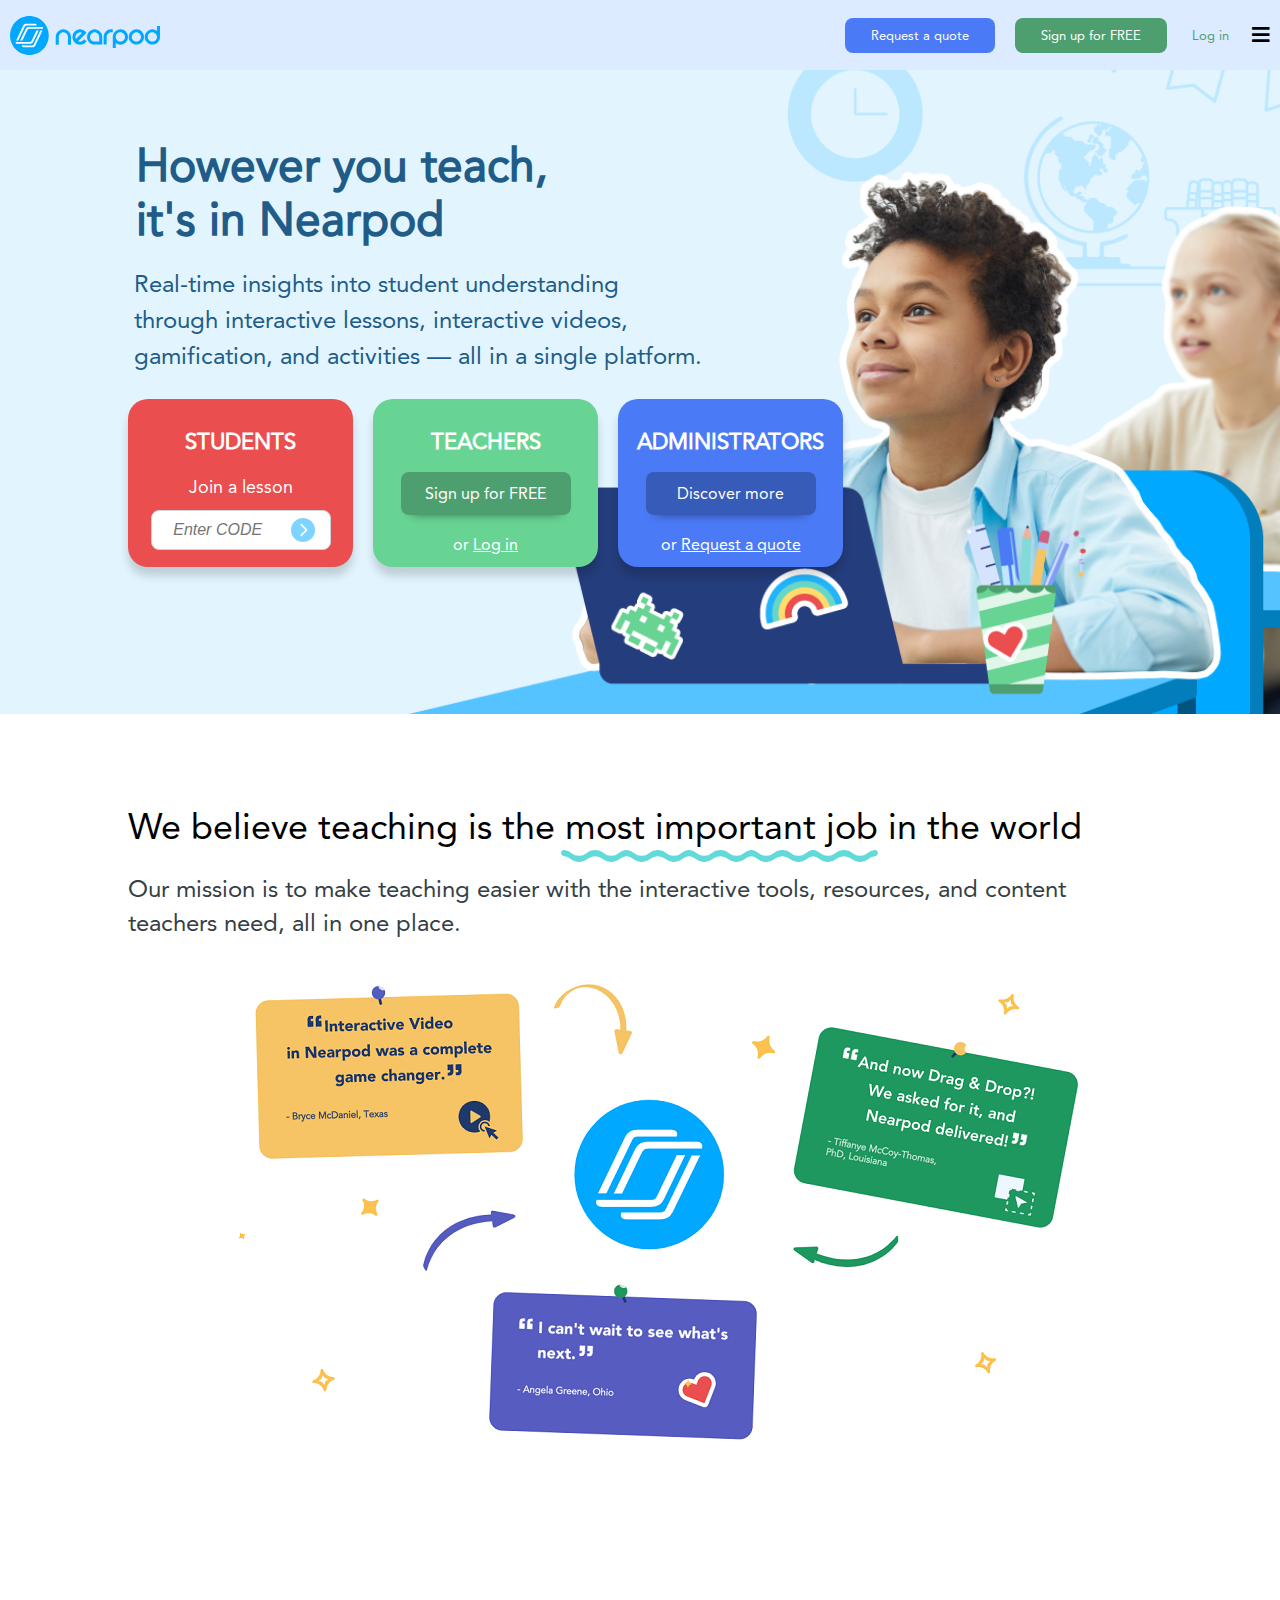
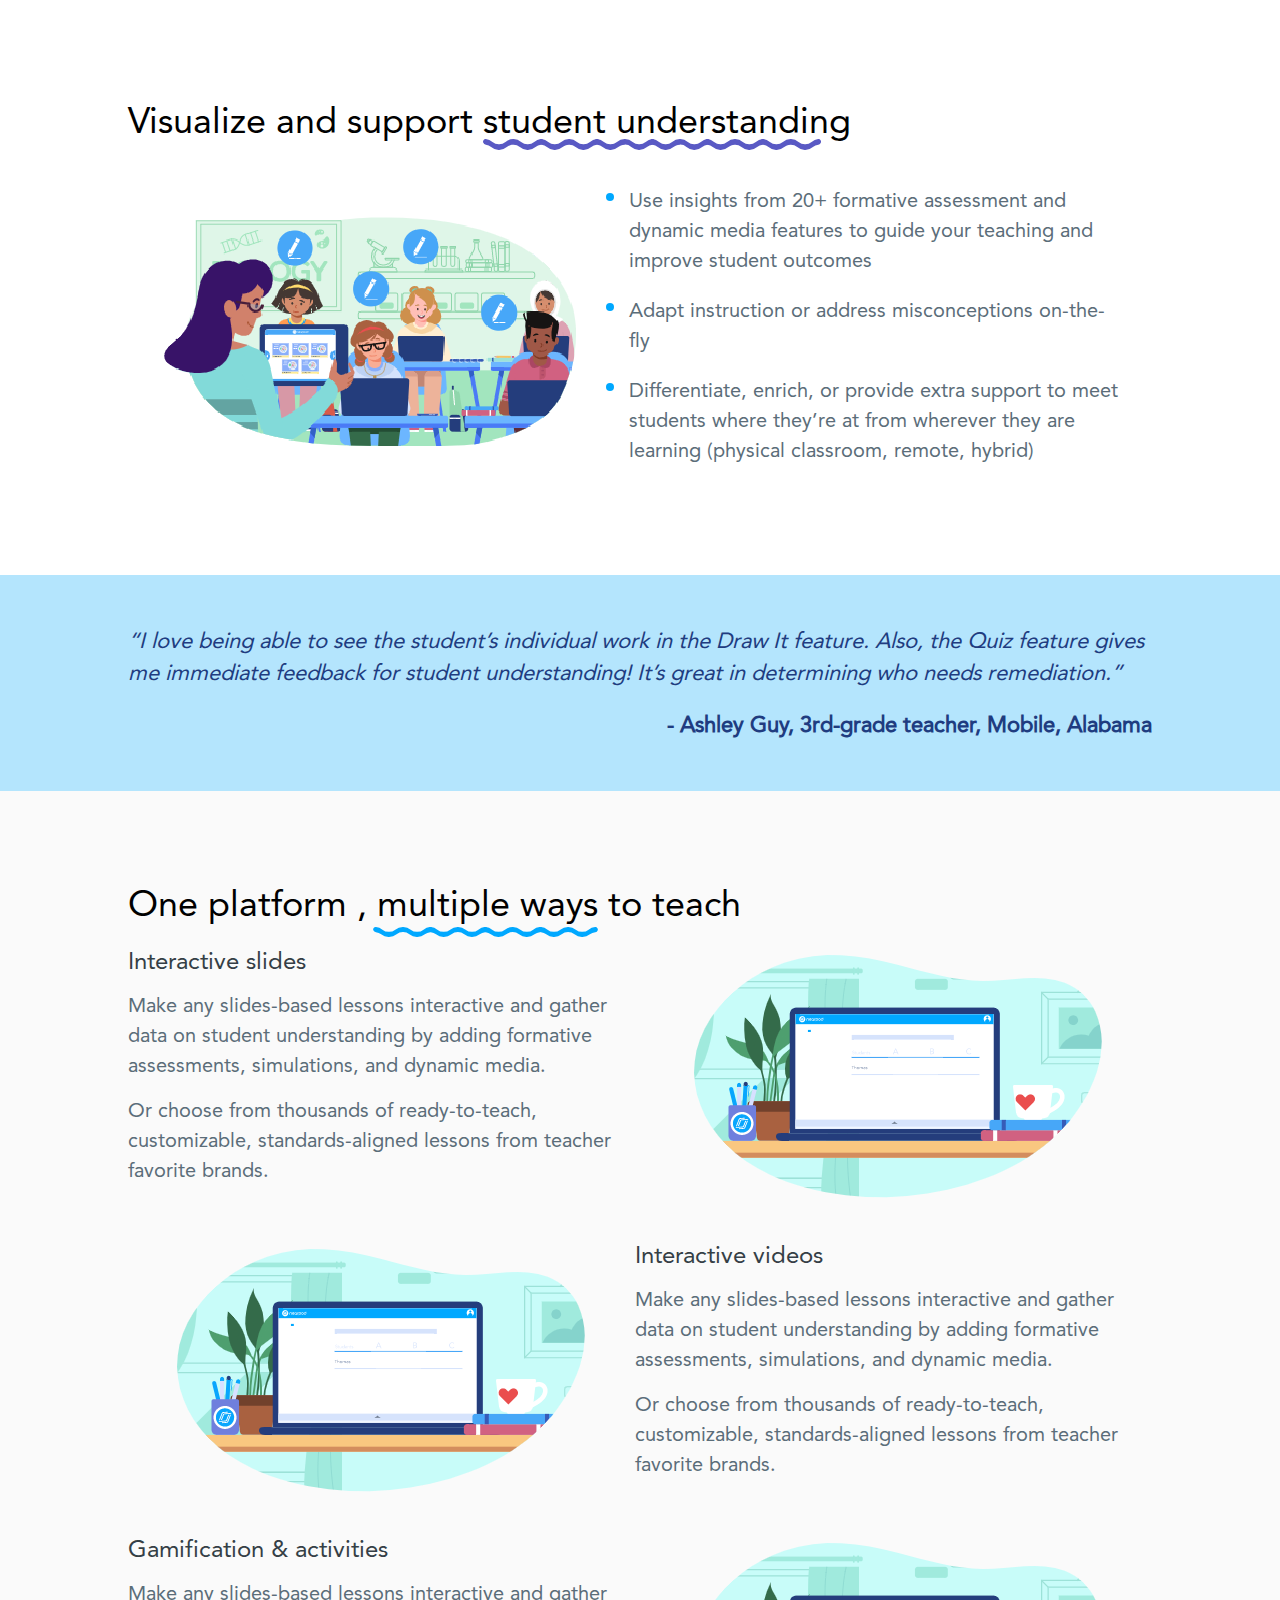
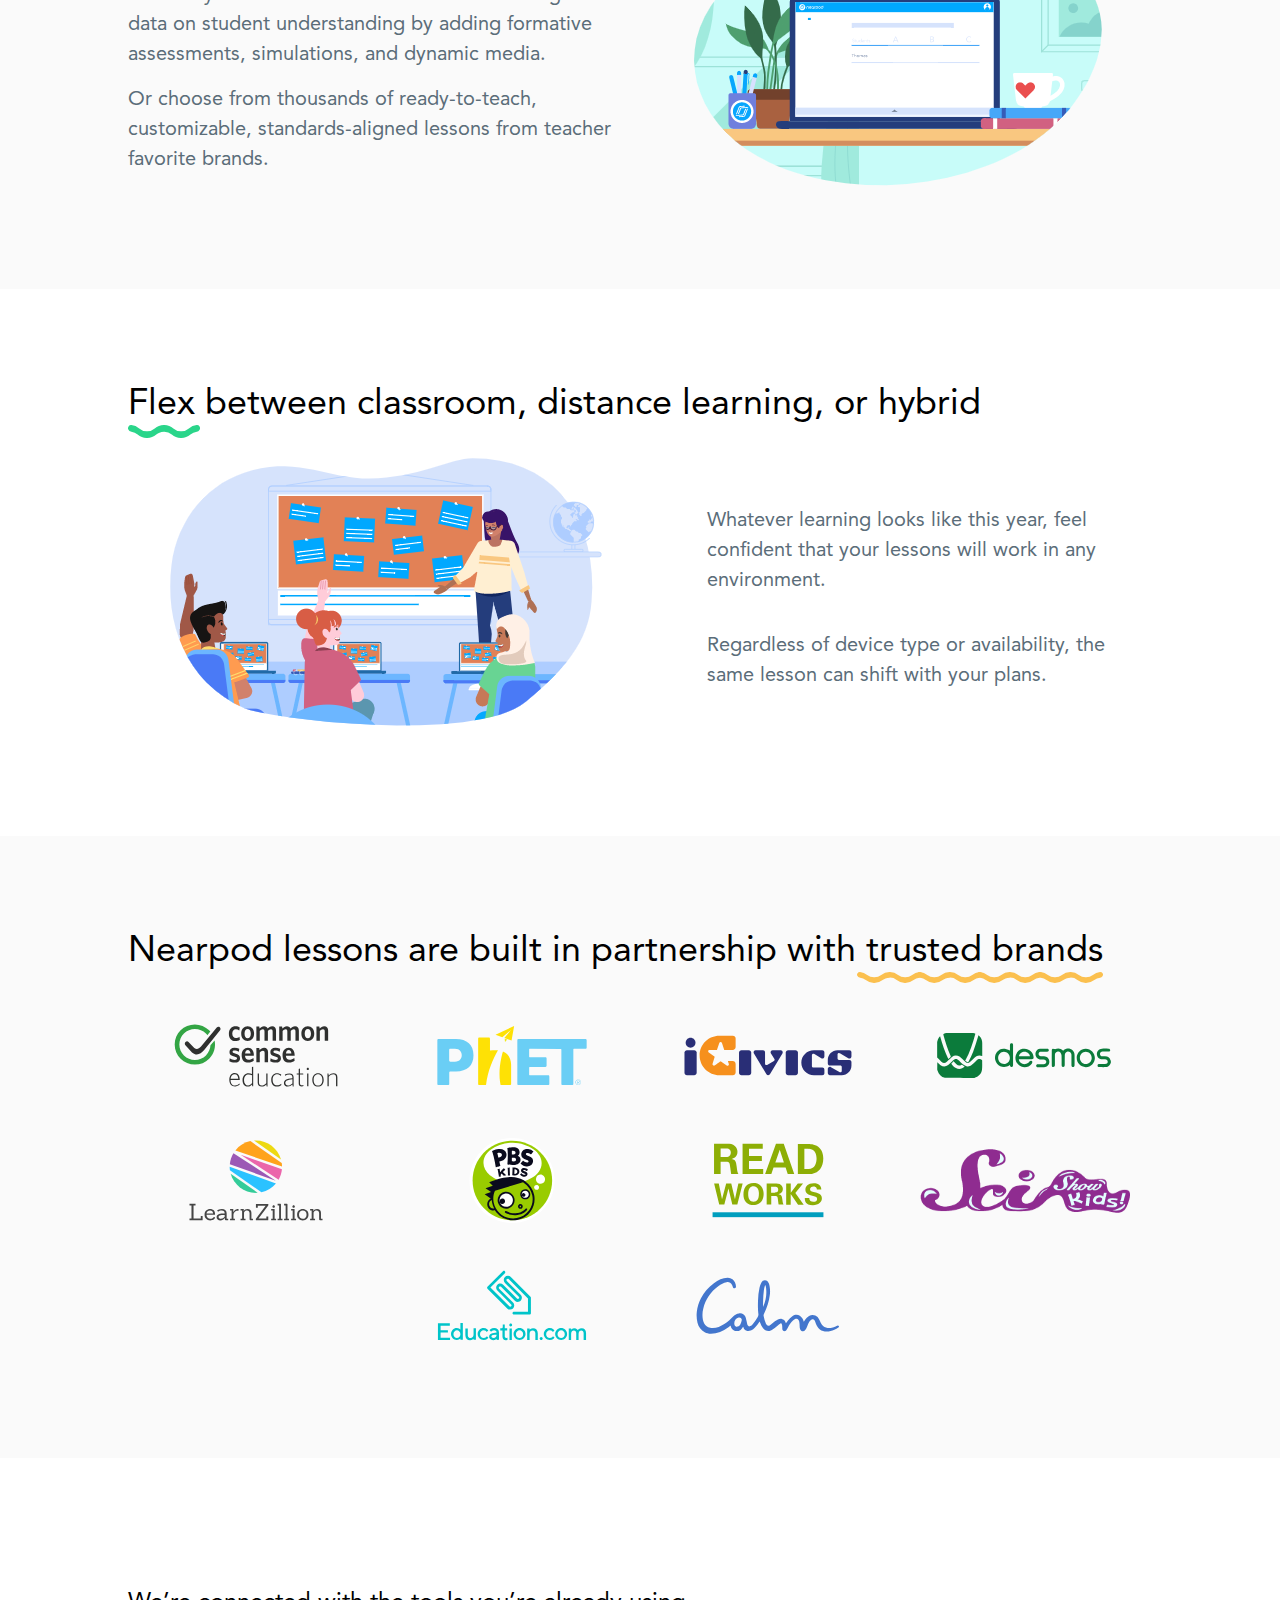
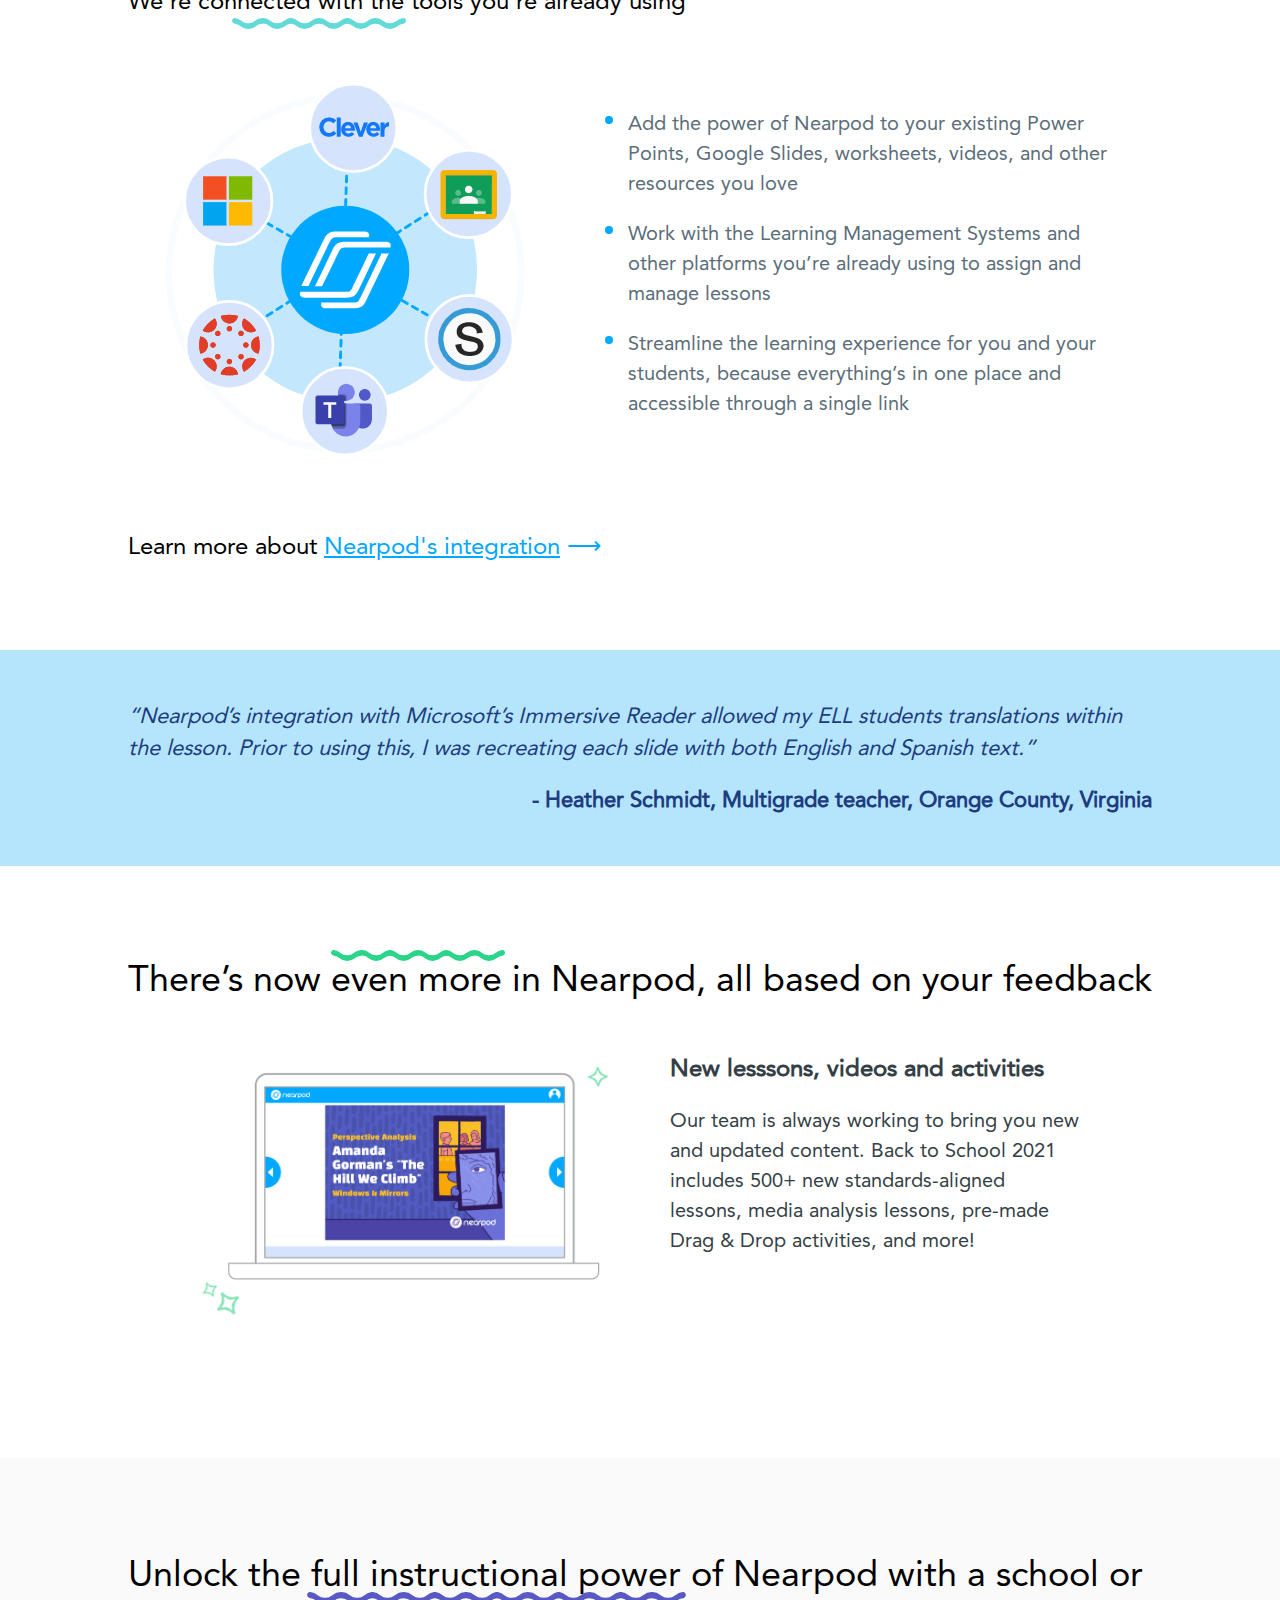
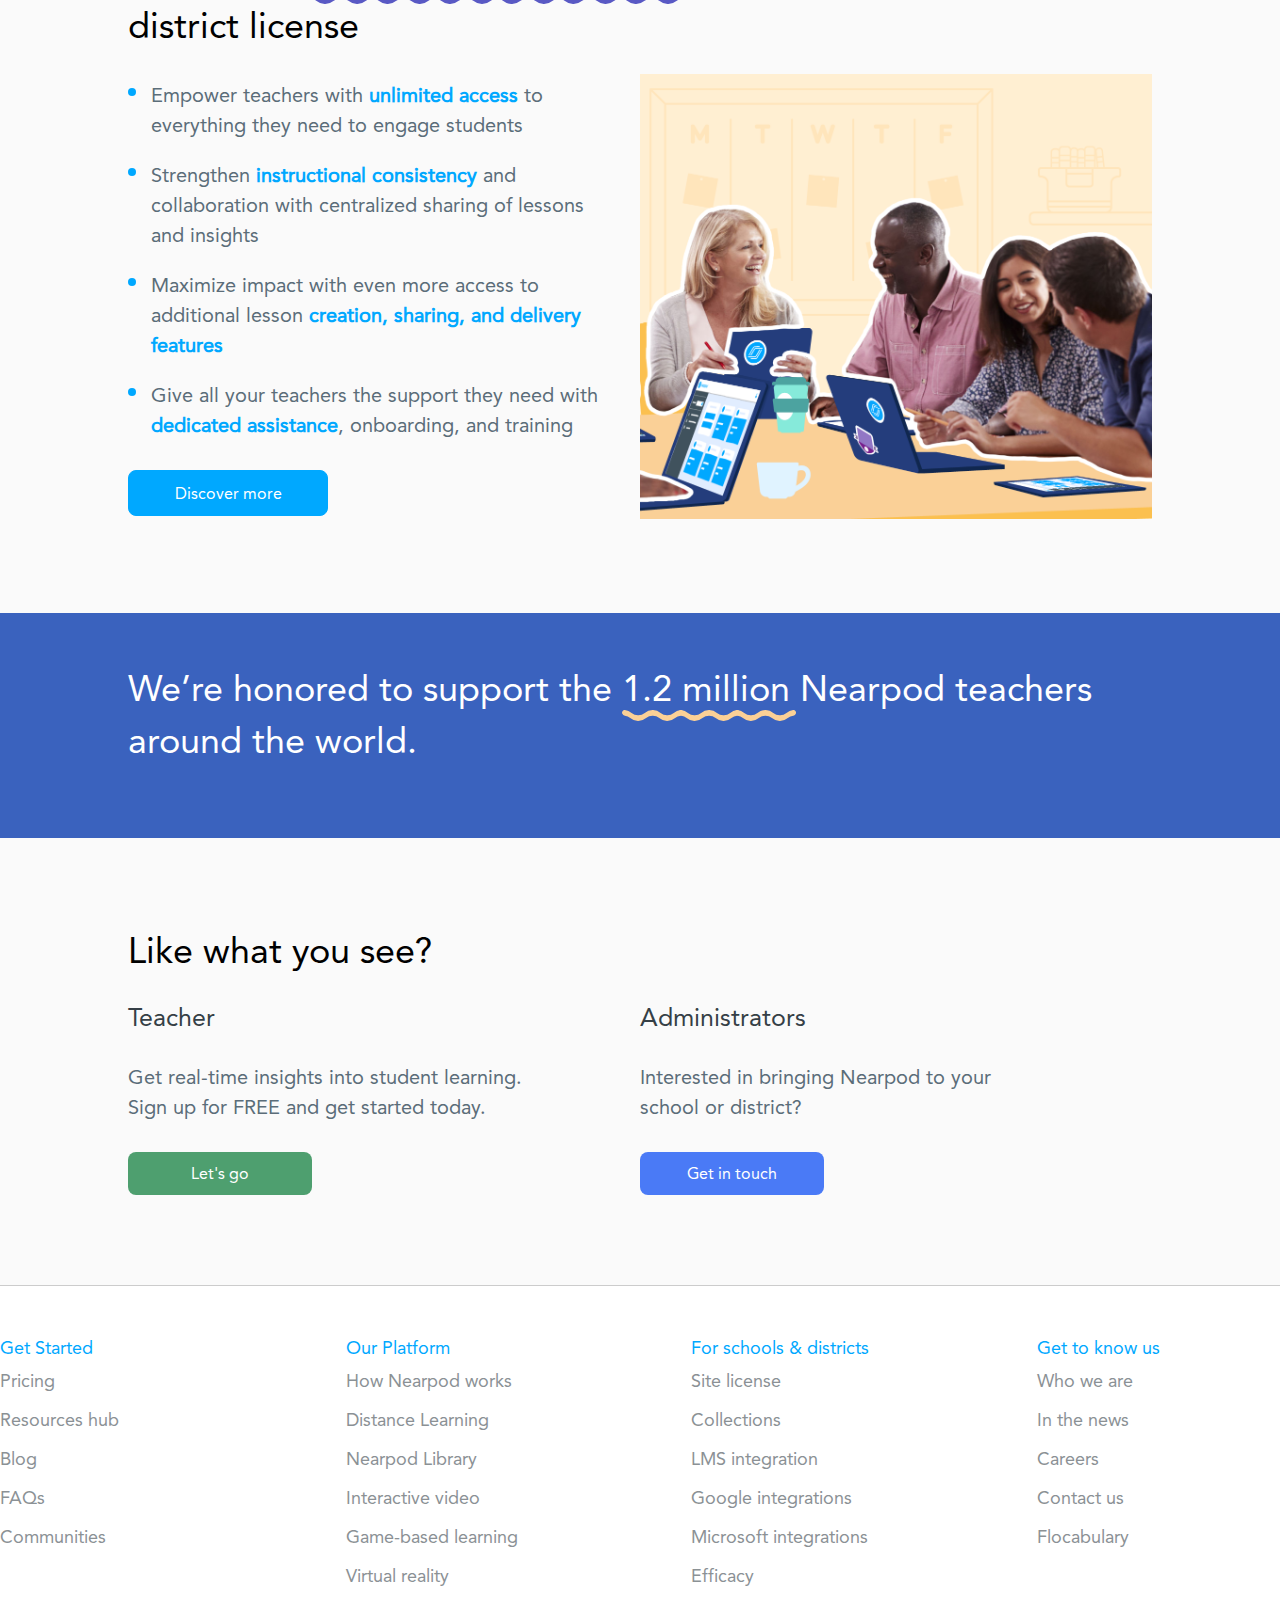
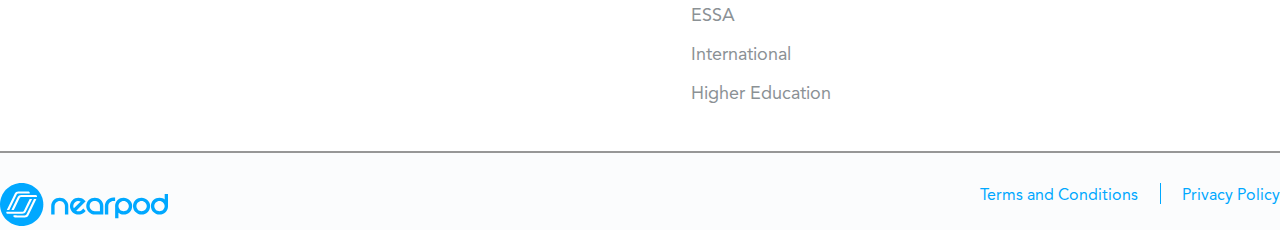
<file: Teacher_template/landing-page.html>
<!DOCTYPE html>
<html lang="en">
  <head>
    <meta charset="UTF-8" />
    <meta http-equiv="X-UA-Compatible" content="IE=edge" />
    <meta name="viewport" content="width=device-width, initial-scale=1.0" />
    <title>Nearpod: You'll wonder how you taught without it</title>
    <link
      rel="stylesheet"
      href="./assets/fonts/fontawesome-free-5.15.4-web/css/all.css"
    />
    <link rel="stylesheet" href="./assets/css/style.css" />
  </head>
  <body>
    <div id="main">
      <div id="header">
        <div class="nav-bar">
          <div class="logo-container">
            <a href="" id="logo"></a>
          </div>

          <div class="signIn-signUp-container">
            <a href="" class="navbar-btn" id="topBar-request"
              >Request a quote</a
            >
            <a href="" class="navbar-btn" id="signUp-btn">Sign up for FREE</a>
            <a href="" class="navbar-btn" id="logIn-btn">Log in</a>
            <div id="menu-btn">
              <i class="menu-toggle fas fa-bars"></i>
            </div>
          </div>
        </div>
      </div>

      <div id="main-content">
        <section class="hero-section">
          <div class="mask">
            <div class="wrapper">
              <div class="hero-content">
                <h1 class="hero-title">However you teach, it's in Nearpod</h1>

                <h2 class="hero-subtitle">
                  Real-time insights into student understanding through
                  interactive lessons, interactive videos, gamification, and
                  activities — all in a single platform.
                </h2>

                <div class="display-boxes">
                  <div class="display-box no-margin-left" id="student">
                    <h2 class="box-title">Students</h2>

                    <p id="box-desc">Join a lesson</p>

                    <form action="" class="join-form">
                      <label for="pin"></label>

                      <input type="text" name="pin" placeholder="Enter CODE" />

                      <button type="submit" id="submit-btn"></button>
                    </form>
                  </div>

                  <div class="display-box" id="teacher">
                    <h2 class="box-title">Teachers</h2>

                    <div class="box-activity" id="teacher">
                      <a href="#" class="outside-link">Sign up for FREE</a>
                      <p>or <a href="" class="alternatives">Log in</a></p>
                    </div>
                  </div>

                  <div class="display-box" id="admin">
                    <h2 class="box-title">Administrators</h2>

                    <div class="box-activity" id="admin">
                      <a href="" class="outside-link">Discover more</a>
                      <p>
                        or <a href="" class="alternatives">Request a quote</a>
                      </p>
                    </div>
                  </div>
                </div>
              </div>
            </div>
          </div>
        </section>

        <section class="teacher-section">
          <div class="wrapper">
            <div class="title-section">
              <h2 class="section-title">
                We believe teaching is the most important job in the world
              </h2>
              <img
                class="underline-text"
                src="./assets/img/underline-text.svg"
                alt=""
              />
            </div>

            <p class="subtitle-section">
              Our mission is to make teaching easier with the interactive tools,
              resources, and content teachers need, all in one place.
            </p>

            <img src="./assets/img/Nearpod_comment.png" alt="" />
          </div>
        </section>

        <section class="visualize-section">
          <div class="wrapper">
            <div class="title-section">
              <h2 class="section-title">
                Visualize and support student understanding
              </h2>
              <img
                class="underline-text"
                src="./assets/img/underline-text_2.svg"
                alt=""
              />
            </div>

            <div class="item-container">
              <div class="image-container">
                <img src="./assets/img/Visualize.png" alt="" />
              </div>
              <ul>
                <li>
                  <div class="icon"></div>
                  <p class="text">
                    Use insights from 20+ formative assessment and dynamic media
                    features to guide your teaching and improve student outcomes
                  </p>
                </li>
                <li>
                  <div class="icon"></div>
                  <p class="text">
                    Adapt instruction or address misconceptions on-the-fly
                  </p>
                </li>
                <li>
                  <div class="icon"></div>
                  <p class="text">
                    Differentiate, enrich, or provide extra support to meet
                    students where they’re at from wherever they are learning
                    (physical classroom, remote, hybrid)
                  </p>
                </li>
              </ul>
            </div>
          </div>
        </section>

        <section class="quote-section">
          <div class="wrapper">
            <h1 class="quote">
              “I love being able to see the student’s individual work in the
              Draw It feature. Also, the Quiz feature gives me immediate
              feedback for student understanding! It’s great in determining who
              needs remediation.”
            </h1>

            <h1 class="author">
              - Ashley Guy, 3rd-grade teacher, Mobile, Alabama
            </h1>
          </div>
        </section>

        <section class="ways-to-teach-section">
          <div class="wrapper">
            <div class="title-section">
              <h2>One platform , multiple ways to teach</h2>

              <img src="./assets/img/underline-text_3.svg" alt="" />
            </div>

            <div class="way-container">
              <div class="way-desc">
                <h2 class="subtitle">Interactive slides</h2>
                <p class="text">
                  Make any slides-based lessons interactive and gather data on
                  student understanding by adding formative assessments,
                  simulations, and dynamic media.
                </p>

                <p class="text">
                  Or choose from thousands of ready-to-teach, customizable,
                  standards-aligned lessons from teacher favorite brands.
                </p>
              </div>

              <div class="way-visualize">
                <img src="./assets/img/way_1.png" alt="" />
              </div>
            </div>

            <div class="way-container">
              <div class="way-visualize">
                <img src="./assets/img/way_1.png" alt="" />
              </div>

              <div class="way-desc">
                <h2 class="subtitle">Interactive videos</h2>
                <p class="text">
                  Make any slides-based lessons interactive and gather data on
                  student understanding by adding formative assessments,
                  simulations, and dynamic media.
                </p>

                <p class="text">
                  Or choose from thousands of ready-to-teach, customizable,
                  standards-aligned lessons from teacher favorite brands.
                </p>
              </div>
            </div>

            <div class="way-container">
              <div class="way-desc">
                <h2 class="subtitle">Gamification & activities</h2>
                <p class="text">
                  Make any slides-based lessons interactive and gather data on
                  student understanding by adding formative assessments,
                  simulations, and dynamic media.
                </p>

                <p class="text">
                  Or choose from thousands of ready-to-teach, customizable,
                  standards-aligned lessons from teacher favorite brands.
                </p>
              </div>

              <div class="way-visualize">
                <img src="./assets/img/way_1.png" alt="" />
              </div>
            </div>
          </div>
        </section>

        <section class="flex-mode">
          <div class="wrapper">
            <div class="title-section">
              <h2>Flex between classroom, distance learning, or hybrid</h2>
              <img src="./assets/img/underline-text_4.svg" alt="" />
            </div>

            <div class="flex-desc">
              <div class="flex-visualize">
                <img src="./assets/img/Flex.png" alt="" />
              </div>
              <div class="desc">
                <p class="text">
                  Whatever learning looks like this year, feel confident that
                  your lessons will work in any environment.
                </p>
                <p class="text">
                  Regardless of device type or availability, the same lesson can
                  shift with your plans.
                </p>
              </div>
            </div>
          </div>
        </section>

        <section class="logo-section">
          <div class="wrapper">
            <div class="title-section">
              <h2>
                Nearpod lessons are built in partnership with trusted brands
              </h2>
              <img src="assets/img/underline-text_5.svg" alt="" />
            </div>

            <div class="img-container">
              <div class="logo">
                <img src="./assets/img/logo-01.svg" alt="" />
              </div>
              <div class="logo">
                <img src="./assets/img/logo-02.svg" alt="" />
              </div>
              <div class="logo">
                <img src="./assets/img/logo-03.svg" alt="" />
              </div>
              <div class="logo">
                <img src="./assets/img/logo-04.svg" alt="" />
              </div>
              <div class="logo">
                <img src="./assets/img/logo-05.svg" alt="" />
              </div>
              <div class="logo">
                <img src="./assets/img/logo-06.svg" alt="" />
              </div>
              <div class="logo">
                <img src="./assets/img/logo-07.svg" alt="" />
              </div>
              <div class="logo">
                <img src="./assets/img/logo-08.png" alt="" />
              </div>
              <div class="logo">
                <img src="./assets/img/logo-09.svg" alt="" />
              </div>
              <div class="logo">
                <img src="./assets/img/logo-10.svg" alt="" />
              </div>
            </div>
          </div>
        </section>

        <section class="connections">
          <div class="wrapper">
            <div class="title-section">
              <h2>We’re connected with the tools you’re already using</h2>

              <img src="./assets/img/underline-text_6.svg" alt="" />
            </div>

            <div class="item-container">
              <div class="image-container">
                <img src="./assets/img/Connections.png" alt="" />
              </div>

              <ul>
                <li>
                  <div class="icon"></div>
                  <p class="text">
                    Add the power of Nearpod to your existing Power Points,
                    Google Slides, worksheets, videos, and other resources you
                    love
                  </p>
                </li>
                <li>
                  <div class="icon"></div>
                  <p class="text">
                    Work with the Learning Management Systems and other
                    platforms you’re already using to assign and manage lessons
                  </p>
                </li>
                <li>
                  <div class="icon"></div>
                  <p class="text">
                    Streamline the learning experience for you and your
                    students, because everything’s in one place and accessible
                    through a single link
                  </p>
                </li>
              </ul>
            </div>

            <h2>
              Learn more about
              <a href="#">Nearpod's integration</a>
              <span>⟶</span>
            </h2>
          </div>
        </section>

        <section class="quote-section">
          <div class="wrapper">
            <h1 class="quote">
              “Nearpod’s integration with Microsoft’s Immersive Reader allowed
              my ELL students translations within the lesson. Prior to using
              this, I was recreating each slide with both English and Spanish
              text.”
            </h1>

            <h1 class="author">
              - Heather Schmidt, Multigrade teacher, Orange County, Virginia
            </h1>
          </div>
        </section>

        <section class="slider-section">
          <div class="wrapper">
            <div class="title-section">
              <h2>
                There’s now even more in Nearpod, all based on your feedback
              </h2>
              <img src="./assets/img/underline-text_7.svg" alt="" />
            </div>

            <div class="slide-wrapper">
              <div class="slide-desc">
                <div class="slide-visualize">
                  <img src="./assets/img/slide_final.png" alt="" />
                </div>
                <div class="desc">
                  <h3>New lesssons, videos and activities</h3>
                  <p class="text">
                    Our team is always working to bring you new and updated
                    content. Back to School 2021 includes 500+ new
                    standards-aligned lessons, media analysis lessons, pre-made
                    Drag & Drop activities, and more!
                  </p>
                </div>
              </div>
            </div>
          </div>
        </section>

        <section class="instructional-section">
          <div class="wrapper">
            <div class="title-section">
              <h2>
                Unlock the full instructional power of Nearpod with a school or
                district license
              </h2>
              <img src="./assets/img/underline-text_8.svg" alt="" />
            </div>

            <div class="item-container">
              <ul>
                <li>
                  <div class="icon"></div>
                  <p class="text">
                    Empower teachers with <span>unlimited access</span> to
                    everything they need to engage students
                  </p>
                </li>
                <li>
                  <div class="icon"></div>
                  <p class="text">
                    Strengthen <span>instructional consistency</span> and
                    collaboration with centralized sharing of lessons and
                    insights
                  </p>
                </li>
                <li>
                  <div class="icon"></div>
                  <p class="text">
                    Maximize impact with even more access to additional lesson
                    <span>creation, sharing, and delivery features</span>
                  </p>
                </li>

                <li>
                  <div class="icon"></div>
                  <p class="text">
                    Give all your teachers the support they need with
                    <span>dedicated assistance</span>, onboarding, and training
                  </p>
                </li>

                <div class="link-container">
                  <a href="#" class="link">Discover more</a>
                </div>
              </ul>

              <div class="image-container">
                <img src="./assets/img/instructional.png" alt="" />
              </div>
            </div>
          </div>
        </section>

        <section class="number-section">
          <div class="wrapper">
            <div class="title-section">
              <h2>
                We’re honored to support the 1.2 million Nearpod teachers around
                the world.
              </h2>

              <img src="./assets/img/underline-text_9.svg" alt="" />
            </div>
          </div>
        </section>

        <section class="role-section">
          <div class="wrapper">
            <div class="title-section">
              <h2>Like what you see?</h2>
            </div>
            <div class="roles">
              <div class="role" id="teacher">
                <h3>Teacher</h3>
                <p>
                  Get real-time insights into student learning. Sign up for FREE
                  and get started today.
                </p>
                <div class="box-activity">
                  <a href="" class="outside-link">Let's go</a>
                </div>
              </div>
              <div class="role" id="admin">
                <h3>Administrators</h3>
                <p>
                  Interested in bringing Nearpod to your school or district?
                </p>
                <div class="box-activity">
                  <a href="" class="outside-link">Get in touch</a>
                </div>
              </div>
            </div>
          </div>
        </section>
      </div>

      <div class="footer">
        <div class="wrapper">
          <ul class="footer-list">

            <li class="list-item list-header">
              Get Started
            </li>

            <li class="list-item">
              <a href="#" class="item-link">Pricing</a>
            </li>
            <li class="list-item">
              <a href="#" class="item-link">Resources hub</a>
            </li>
            <li class="list-item">
              <a href="#" class="item-link">Blog</a>
            </li>
            <li class="list-item">
              <a href="#" class="item-link">FAQs</a>
            </li>
            <li class="list-item">
              <a href="#" class="item-link">Communities</a>
            </li>

          </ul>
          <ul class="footer-list">
            <li class="list-item list-header">
              Our Platform
            </li>

            <li class="list-item">
              <a href="#" class="item-link">How Nearpod works</a>
            </li>

            <li class="list-item">
              <a href="#" class="item-link">Distance Learning</a>
            </li>

            <li class="list-item">
              <a href="#" class="item-link">Nearpod Library</a>
            </li>

            <li class="list-item">
              <a href="#" class="item-link">Interactive video</a>
            </li>

            <li class="list-item">
              <a href="#" class="item-link">Game-based learning</a>
            </li>

            <li class="list-item">
              <a href="#" class="item-link">Virtual reality</a>
            </li>
          </ul>

          <ul class="footer-list">
            <li class="list-item list-header">
              For schools & districts
            </li>

            <li class="list-item">
              <a href="#" class="item-link">Site license</a>
            </li>
            <li class="list-item">
              <a href="#" class="item-link">Collections</a>
            </li>
            <li class="list-item">
              <a href="#" class="item-link">LMS integration</a>
            </li>
            <li class="list-item">
              <a href="#" class="item-link">Google integrations</a>
            </li>
            <li class="list-item">
              <a href="#" class="item-link">Microsoft integrations</a>
            </li>
            <li class="list-item">
              <a href="#" class="item-link">Efficacy</a>
            </li>

            <li class="list-item">
              <a href="#" class="item-link">ESSA</a>
            </li>

            <li class="list-item">
              <a href="#" class="item-link">International</a>
            </li>

            <li class="list-item">
              <a href="#" class="item-link">Higher Education</a>
            </li>
          </ul>
          <ul class="footer-list">
            <li class="list-item list-header">
              Get to know us
            </li>

            <li class="list-item">
              <a href="#" class="item-link">Who we are</a>
            </li>

            <li class="list-item">
              <a href="#" class="item-link">In the news</a>
            </li>

            <li class="list-item">
              <a href="#" class="item-link">Careers</a>
            </li>

            <li class="list-item">
              <a href="#" class="item-link">Contact us</a>
            </li>

            <li class="list-item">
              <a href="#" class="item-link">Flocabulary</a>
            </li>
          </ul>
        </div>

        <div class="footer--divider"></div>

        <div class="footer-brand">
          <div class="wrapper">
            <a href="">
              <img src="./assets/img/nearpod_logo.svg" alt="">
            </a>
            <ul class="legal-list">
              <li class="list-item">
                <a href="">Terms and Conditions</a>
              </li>

              <li class="list-item">
                <a href="">Privacy Policy</a>
              </li>

              
            </ul>
          </div>
        </div>

      </div>

    </div>
  </body>
</html>
</file>
<file: Teacher_template/assets/css/style.css>
* {
  padding: 0;
  margin: 0;
  box-sizing: border-box;
}

@font-face {
  font-family: avenirRoman;
  src: url(../fonts/AvenirRomanFontDownload.otf);
}

.no-margin-left {
  margin-left: 0px !important;
}

section {
  padding: 90px 0;
}

#main {
}

#header {
  position: fixed;
  top: 0;
  right: 0;
  left: 0;
  z-index: 500;
}

.nav-bar {
  width: 100%;
  height: 70px;
  display: flex;
  background-color: rgb(220, 235, 255);
}

.nav-bar .logo-container {
  height: 100%;
}

.nav-bar .logo-container a {
  display: block;
  background-image: url(../img/nearpod_logo.svg);
  background-position: left;
  background-repeat: no-repeat;
  line-height: 1;
  width: 150px;
  background-size: 100%;
  height: 100%;
  margin: 0 10px;
}

.nav-bar .signIn-signUp-container {
  display: flex;
  justify-content: flex-end;
  align-items: center;
  width: 100%;
}

.nav-bar .signIn-signUp-container .navbar-btn {
  margin: 0 10px;
  padding: 10px 26px;
  text-decoration: none;
  border-radius: 8px;
  color: #fff;
  font-size: 13px;
  font-family: avenirRoman;
}

.nav-bar .signIn-signUp-container #topBar-request {
  background-color: #4a7af6;
}

.nav-bar .signIn-signUp-container #signUp-btn {
  background-color: #4e9f6f;
}

.nav-bar .signIn-signUp-container #logIn-btn {
  color: #4e9f6f;
  padding: 10px 5px;
}

.nav-bar .signIn-signUp-container #menu-btn {
  margin: 0 10px 0 8px;
  font-size: 20px;
}

#main-content {
}

/* Begin: Hero section  */

#main-content .hero-section {
  width: 100%;
  height: 714px;
  background: url(../img/hero_background.png) no-repeat;
  background-position: bottom;
  background-size: cover;
  display: flex;
  align-items: center;
  justify-content: center;
}

#main-content .hero-section .mask {
  width: 1024px;
}

.hero-section .mask .wrapper {
  width: 100%;
  max-width: 1024px;
  font-family: avenirRoman;
}

.hero-section .wrapper .hero-title {
  margin: 0 0 10px 8px;
  color: #215c89;
  max-width: 470px;
  font-size: 46px;
}

.hero-section .wrapper .hero-subtitle {
  max-width: 575px;
  margin-left: 6px;
  margin-bottom: 5px;
  padding: 10px 0;
  font-weight: 100;
  color: #215c89;
  display: flex;
  align-items: center;
  line-height: 1.5;
}

.hero-section .wrapper .display-boxes {
  display: flex;
  padding: 10px 0px;
}

.hero-section .wrapper .display-box {
  margin: 0 10px;
  border-radius: 20px;
  color: white;
  height: 168px;
  width: 30%;
  max-width: 190px;
  min-width: 225px;
  box-shadow: 0 9px 9px rgb(0 0 0 / 16%);
}

.hero-section .wrapper #student {
  background-color: #ea4e4e;
}

.hero-section .wrapper #teacher {
  background-color: #68d493;
}

.hero-section .wrapper #admin {
  background-color: #4a7af6;
}

.hero-section .display-box .box-title {
  margin-top: 30px;
  text-align: center;
  font-size: 22px;
  text-transform: uppercase;
  font-weight: 600;
}

.hero-section .display-box #box-desc {
  margin-top: 20px;
  text-align: center;
  font-size: 18px;
  line-height: 26px;
}

.hero-section .display-box .join-form {
  display: flex;
  margin: 10px auto 0 auto;
  width: 180px;
  align-items: center;
  justify-content: center;
  height: 24%;
  background-color: #fff;
  border: 1px solid #cdd3d7;
  border-radius: 8px;
}

.hero-section .display-box input {
  width: 100%;
  max-width: 70%;
  border: none;
  padding: 7px 1px 7px 10px;
  font-size: 16px;
  font-style: italic;
}

.hero-section .display-box button {
  opacity: 0.5;
  width: 30px;
  height: 30px;
  background: url(../img/bt_join.svg) center center
    no-repeat;
  border: none;
}

.hero-section .display-box .box-activity {
  margin: 18px auto auto auto;
  text-align: center;
  max-width: 170px;
}

.display-box#teacher .outside-link {
  background-color: #4e9f6f;
}

.display-box#admin .outside-link {
  background-color: #365bb8;
}

.outside-link {
  display: block;
  padding: 12px 0;
  text-decoration: none;
  color: #fff;
  border-radius: 8px;
  box-shadow: 0 8px 12px -11px rgb(0 0 0 / 75%);
}
.display-box .box-activity > p {
  margin-top: 20px;
}

.display-box .box-activity .alternatives {
  color: #fff;
}

/* End: Hero section  */

#main-content .wrapper {
  width: 100%;
  max-width: 1024px;
  margin: 0 auto;
}

/* Begin: Teacher section */

#main-content .teacher-section {
  padding: 90px 0;
}

.wrapper .title-section {
  display: flex;
  flex-direction: column;
  margin-bottom: 10px;
}

.wrapper .title-section h2 {
  font-family: avenirRoman;
  font-size: 36px;
  line-height: 46px;
  font-weight: 100;
}

.wrapper .title-section .underline-text {
  width: 31%;
  position: relative;
  left: 433px;
}

.teacher-section .wrapper .subtitle-section {
  display: block;
  width: 100%;
  font-size: 24px;
  line-height: 34px;
  margin: auto auto 20px auto;
  font-family: avenirRoman;
  color: #353f46;
  font-weight: 100;
}

/* End: Teacher Section */

/* Begin Visualize Section  */

.visualize-section {
  padding: 90px 0;
}

.visualize-section .title-section {
  margin-bottom: 30px;
}

.visualize-section .title-section .underline-text {
  width: 33%;
  position: relative;
  left: 355px;
  top: -5px;
}

.item-container {
  display: flex;
  justify-content: center;
  align-items: center;
}

.item-container .image-container {
  width: 48%;
}

.item-container ul {
  width: 55%;
  list-style-type: none;
}

.item-container ul > li {
  margin-bottom: 20px;
  display: flex;
}

.item-container .icon {
  width: 8px;
  height: 8px;
  background-color: #00a8ff;
  border-radius: 8px;
  margin-top: 8px;
}

.item-container .text {
  width: 90%;
  color: #5b6d79;
  font-family: avenirRoman;
  font-size: 20px;
  line-height: 30px;
  margin-left: 15px;
  display: block;
  font-weight: 100;
}

/* End Visualize Section */

/* Begin: Quote-section */
section.quote-section {
  background-color: #b4e5fd;
  padding: 50px 0;
}

.quote-section .wrapper .quote {
  font-family: avenirRoman;
  font-weight: 100;
  margin-bottom: 20px;
  text-align: left;
  font-style: italic;
  color: #203c80;
  font-size: 22px;
  line-height: 32px;
}

.quote-section .wrapper .author {
  font-family: avenirRoman;
  text-align: right;
  color: #203c80;
  font-size: 22px;
  line-height: 32px;
}

/* End: Quote-section */

/* Begin: Ways to teach section  */

.ways-to-teach-section {
  background-color: #fafafa;
}

.ways-to-teach-section .title-section img {
  width: 22%;
  position: relative;
  left: 245px;
}

.wrapper .way-container {
  display: flex;
  margin-bottom: 30px;
}

.way-container .way-desc .subtitle {
  font-family: avenirRoman;
  margin-bottom: 15px;
  margin-right: 10%;
  color: #353f46;
  font-weight: 100;
}

.way-container .way-desc .text {
  font-family: avenirRoman;
  font-size: 20px;
  line-height: 30px;
  margin-bottom: 15px;
  color: #5b6d79;
}

.way-container:last-child {
  margin-bottom: 0;
}

/* End: Ways to teach section  */

/* Begin: Flex Mode Section */

.flex-mode .title-section img {
  width: 7%;
}

.flex-mode .flex-desc {
  display: flex;
  align-items: center;
}

.flex-desc .desc .text {
  color: #5b6d79;
  margin: 0 0 35px 10%;
  font-family: avenirRoman;
  font-size: 20px;
  line-height: 30px;
  font-weight: lighter;
}

.flex-desc .desc .text:last-child {
  margin-bottom: 0;
}

/* End: Flex Mode Section  */

/* Begin: Logo section */

.logo-section {
  background-color: #fafafa;
}

.logo-section .title-section img {
  width: 24%;
  position: relative;
  left: 729px;
}

.logo-section .img-container {
  display: flex;
  flex-wrap: wrap;
  justify-content: center;
}

.logo-section .img-container .logo {
  width: 25%;
  margin: 20px 0;
  display: flex;
  justify-content: center;
  max-height: 85px;
}

/* End: Logo Section */

/* Begin: Connection Section  */

.connections .title-section img {
  width: 17%;
  position: relative;
  left: 104px;
  top: -6px;
}

.connections .wrapper h2 {
  margin-top: 30px;
  font-family: avenirRoman;
  font-size: 24px;
  font-weight: 100;
}

.connections .wrapper h2 > a {
  color: #00a8ff;
}

.connections .wrapper h2 > span {
  color: #00a8ff;
}

/* End: Connection Section  */

/* Begin: Slider section */
.slider-section .title-section img {
  position: relative;
  width: 17%;
  left: 203px;
  top: -52px;
}

.slider-section .slide-wrapper {
  height: 345px;
  display: flex;
  flex-flow: column;
  align-items: center;
  justify-content: center;
  margin: auto;
  max-width: 100%;
}

.slider-section .slide-desc {
  width: 95%;
  align-items: center;
  display: flex;
  justify-content: center;
}

.slider-section .slide-desc .slide-visualize {
  flex: 1;
  height: auto;
  overflow: hidden;
  margin: 30px 30px 30px 45px;
}
.slider-section .slide-desc .slide-visualize img {
  width: 100%;
  height: auto;
}

.slider-section .slide-desc .desc {
  font-family: avenirRoman;
  height: 90%;
  flex-grow: 1;
  flex-shrink: 1;
  flex-basis: 0%;
  margin: 30px 45px 30px 30px;
}

.slide-desc .desc h3 {
  color: #353f46;
  width: 100%;
  margin: 0 0 20px;
  font-size: 24px;
  font-family: avenirRoman;
  line-height: 34px;
}

.slide-desc .text {
  color: #353f46;
  font-family: avenirRoman;
  font-size: 20px;
  font-weight: 400;
  line-height: 30px;
  text-align: left;
}

/* End: Slider section */

/* Begin: Instructional section  */
.instructional-section {
  background-color: #fafafa;
}

.instructional-section .title-section h2 {
  line-height: 52px;
}

.instructional-section .title-section img {
  position: relative;
  width: 37%;
  left: 179px;
  top: -60px;
}

.instructional-section .item-container ul {
  width: 50%;
}

.instructional-section .item-container ul span {
  color: #00a8ff;
  font-weight: 600;
}

.instructional-section .link-container {
  margin-top: 30px;
}

.instructional-section .link-container a {
  display: flex;
  height: 46px;
  font-size: 16px;
  width: 100%;
  max-width: 200px;
  border: 1px solid #00a8ff;
  background-color: #00a8ff;
  border-radius: 8px;
  justify-content: center;
  align-items: center;
  color: #fff;
  font-family: avenirRoman;
  text-decoration: none;
}

.instructional-section .item-container {
  width: 100%;
}

.instructional-section .image-container {
  width: 50%;
}

.instructional-section .image-container img {
  width: 100%;
}

/* End: Instructional section */

/* Begin: Number Section */

.number-section {
  padding: 50px 0;
  background-color: #3a62be;
}

.number-section .title-section h2 {
  line-height: 52px;
  color: #fff;
}

.number-section .title-section img {
  width: 17%;
  position: relative;
  top: -57px;
  left: 494px;
}

/* End: Number Section */

/* Begin: Role-section  */

.role-section {
  background-color: #fafafa;
}

.role-section .roles {
  display: flex;
  font-family: avenirRoman;
}

.role-section .title-section {
  margin-bottom: 30px;
}

.role-section .wrapper .role {
  flex: 1;
  padding-right: 100px;
  display: flex;
  flex-direction: column;
}

.role-section .role h3 {
  font-size: 25px;
  line-height: 28px;
  margin-bottom: 30px;
  font-weight: 100;
  color: #353f46;
}

.role-section .role p {
  color: #5b6d79;
  font-size: 20px;
  line-height: 30px;
  margin-bottom: 30px;
}

.roles .box-activity .outside-link {
  max-width: 184px;
  box-shadow: none;
  display: flex;
  align-items: center;
  justify-content: center;
}

.role#teacher .box-activity .outside-link {
  background-color: #4e9f6f;
}

.role#admin .box-activity .outside-link {
  background-color: #4a7af6;
}

/* End: Role-section */
.footer {
    border-top: 1px solid #ccc;
    padding-top: 50px;
    background-color: #fff;
}

.footer .wrapper {
    margin: 0 auto;
    width: 100%;
    max-width: 1290px;
    display: flex;
    align-items: flex-start;
    justify-content: space-between;
}

.footer .wrapper .list-item {
    width: 243px;
    list-style-type: none;
    display: flex;
    flex-direction: column;
    font-family: avenirRoman;
    font-size: 18px;
    margin-bottom: 18px;
}

.footer .wrapper .list-header {
    color:#00a8ff; 
    font-weight: 500;
    margin-bottom: 10px;
    line-height: 24px;
}

.footer .wrapper .item-link {
    color:#8b9195;
    text-decoration: none;
}

.footer .footer--divider {
    width: 100%;
    border-top: 2px solid #979797;
    margin: 30px 0 0 0;
}

.footer-brand {
    padding-top: 30px;
    background-color: #fbfcfd;
}

.footer .footer-brand img {
    width: 168px;
}

.footer .footer-brand .legal-list {
    display: flex;
    align-items: center;
    justify-content: space-between;
    width: 300px;
    position: relative;
}

.footer .legal-list .list-item {
    margin-bottom: 0;
    display: list-item;
    width: auto;
}

.footer .footer-brand a {
    color: #00a8ff;
    font-size: 16px;
    text-decoration: none;
    font-weight: 500;
    
}

.footer .legal-list::after {
    height: 100%;
    width: 1px;
    background-color: #00a8ffff;
    content: '';
    position: absolute;
    top: 0;
    right: -60px;
    left: 0;
    margin: auto;
}
</file>
